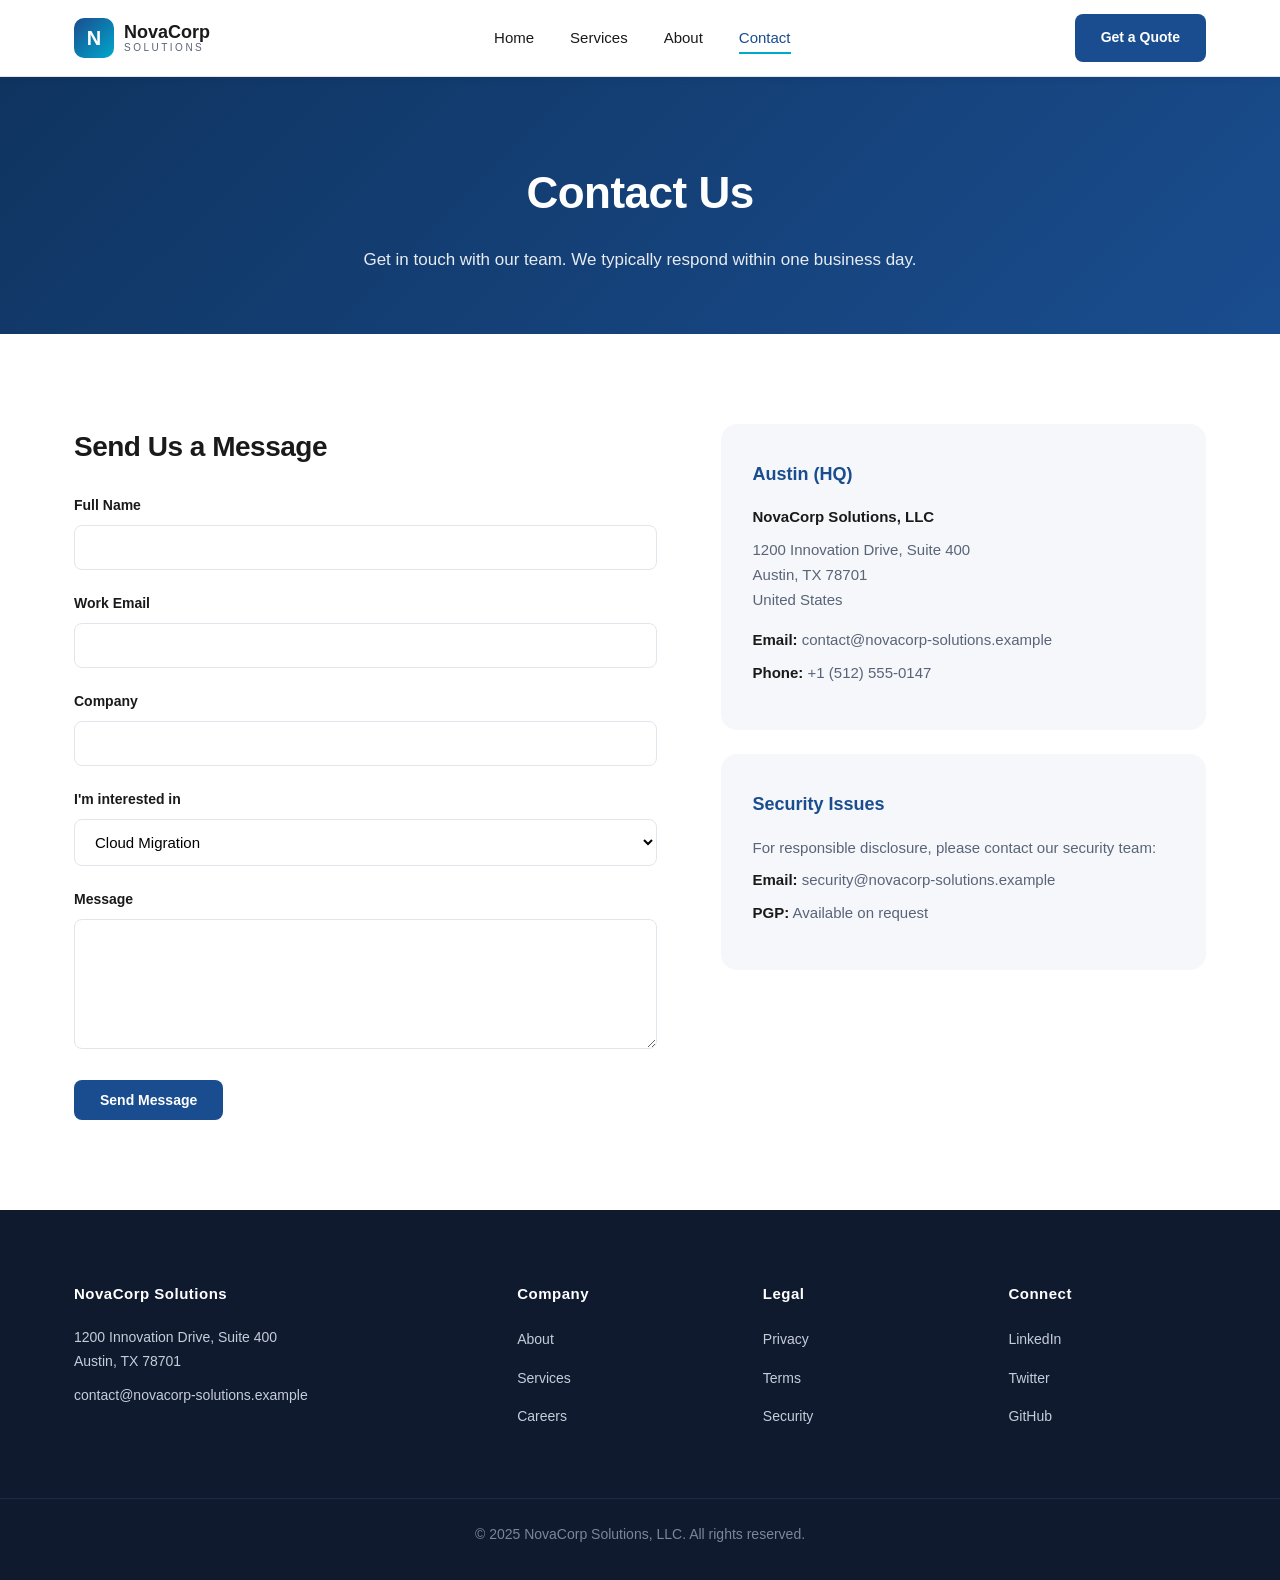
<file: contact.html>
<!DOCTYPE html>
<html lang="en">
<head>
    <meta charset="UTF-8">
    <meta name="viewport" content="width=device-width, initial-scale=1.0">
    <title>Contact | NovaCorp Solutions</title>
    <link rel="stylesheet" href="css/style.css">
</head>
<body>

<header class="site-header">
    <div class="container nav-wrap">
        <a href="index.html" class="logo">
            <span class="logo-mark">N</span>
            <span class="logo-text">NovaCorp<small>SOLUTIONS</small></span>
        </a>
        <nav><ul>
            <li><a href="index.html">Home</a></li>
            <li><a href="services.html">Services</a></li>
            <li><a href="about.html">About</a></li>
            <li><a href="contact.html" class="active">Contact</a></li>
        </ul></nav>
        <a href="contact.html" class="btn btn-primary">Get a Quote</a>
    </div>
</header>

<section class="page-header">
    <div class="container">
        <h1>Contact Us</h1>
        <p>Get in touch with our team. We typically respond within one business day.</p>
    </div>
</section>

<section class="section">
    <div class="container contact-grid">
        <div>
            <h2 style="font-size: 28px; margin-bottom: 24px; letter-spacing: -0.5px;">Send Us a Message</h2>
            <form id="contact-form">
                <div class="form-group">
                    <label for="name">Full Name</label>
                    <input type="text" id="name" name="name" required>
                </div>
                <div class="form-group">
                    <label for="email">Work Email</label>
                    <input type="email" id="email" name="email" required>
                </div>
                <div class="form-group">
                    <label for="company">Company</label>
                    <input type="text" id="company" name="company">
                </div>
                <div class="form-group">
                    <label for="interest">I'm interested in</label>
                    <select id="interest" name="interest">
                        <option>Cloud Migration</option>
                        <option>Cybersecurity</option>
                        <option>DevOps / Platform Engineering</option>
                        <option>Something else</option>
                    </select>
                </div>
                <div class="form-group">
                    <label for="message">Message</label>
                    <textarea id="message" name="message" rows="6" required></textarea>
                </div>
                <button type="submit" class="btn btn-primary">Send Message</button>
            </form>
        </div>
        <div>
            <div class="info-card">
                <h3>Austin (HQ)</h3>
                <p><strong>NovaCorp Solutions, LLC</strong></p>
                <p>1200 Innovation Drive, Suite 400<br>Austin, TX 78701<br>United States</p>
                <p style="margin-top: 16px;"><strong>Email:</strong> contact@novacorp-solutions.example</p>
                <p><strong>Phone:</strong> +1 (512) 555-0147</p>
            </div>
            <div class="info-card">
                <h3>Security Issues</h3>
                <p>For responsible disclosure, please contact our security team:</p>
                <p><strong>Email:</strong> security@novacorp-solutions.example</p>
                <p><strong>PGP:</strong> Available on request</p>
            </div>
            <!-- Internal: support ticket system at tickets.novacorp-solutions.example -->
        </div>
    </div>
</section>

<footer class="site-footer">
    <div class="container footer-grid">
        <div>
            <h4>NovaCorp Solutions</h4>
            <p>1200 Innovation Drive, Suite 400<br>Austin, TX 78701</p>
            <p>contact@novacorp-solutions.example</p>
        </div>
        <div>
            <h4>Company</h4>
            <ul>
                <li><a href="about.html">About</a></li>
                <li><a href="services.html">Services</a></li>
                <li><a href="contact.html">Careers</a></li>
            </ul>
        </div>
        <div>
            <h4>Legal</h4>
            <ul>
                <li><a href="#">Privacy</a></li>
                <li><a href="#">Terms</a></li>
                <li><a href="/.well-known/security.txt">Security</a></li>
            </ul>
        </div>
        <div>
            <h4>Connect</h4>
            <ul>
                <li><a href="#">LinkedIn</a></li>
                <li><a href="#">Twitter</a></li>
                <li><a href="#">GitHub</a></li>
            </ul>
        </div>
    </div>
    <div class="footer-bottom">
        <p>&copy; 2025 NovaCorp Solutions, LLC. All rights reserved.</p>
    </div>
</footer>

</body>
</html>
</file>
<file: css/style.css>
/* ============================================
   NovaCorp Solutions — Master Stylesheet
   ============================================ */

* { margin: 0; padding: 0; box-sizing: border-box; }

:root {
    --primary: #1a4d8f;
    --primary-dark: #0f3460;
    --accent: #00a8cc;
    --accent-light: #4fc3f7;
    --text: #1a1a1a;
    --muted: #5a6478;
    --bg-light: #f5f7fa;
    --bg-lighter: #fafbfd;
    --border: #e1e6ed;
    --white: #ffffff;
    --shadow-sm: 0 2px 8px rgba(15,26,46,0.06);
    --shadow-md: 0 12px 32px rgba(15,26,46,0.10);
    --shadow-lg: 0 20px 48px rgba(15,26,46,0.15);
}

html { scroll-behavior: smooth; }

body {
    font-family: -apple-system, BlinkMacSystemFont, "Segoe UI", Roboto, Helvetica, Arial, sans-serif;
    color: var(--text);
    line-height: 1.65;
    -webkit-font-smoothing: antialiased;
    background: var(--white);
}

img { max-width: 100%; display: block; }
a { color: var(--primary); }

.container {
    max-width: 1180px;
    margin: 0 auto;
    padding: 0 24px;
}

/* ============ HEADER ============ */
.site-header {
    background: var(--white);
    border-bottom: 1px solid var(--border);
    position: sticky;
    top: 0;
    z-index: 100;
    box-shadow: var(--shadow-sm);
}
.nav-wrap {
    display: flex;
    align-items: center;
    justify-content: space-between;
    height: 76px;
}
.logo {
    display: flex;
    align-items: center;
    gap: 10px;
    text-decoration: none;
    color: var(--text);
}
.logo-mark {
    width: 40px; height: 40px;
    background: linear-gradient(135deg, var(--primary), var(--accent));
    color: #fff;
    border-radius: 10px;
    display: grid; place-items: center;
    font-weight: 800; font-size: 20px;
}
.logo-text {
    font-weight: 700; font-size: 18px; line-height: 1.1;
}
.logo-text small {
    display: block; font-size: 10px; font-weight: 500;
    color: var(--muted); letter-spacing: 2.5px;
}
nav ul { display: flex; gap: 36px; list-style: none; }
nav a {
    text-decoration: none; color: var(--text);
    font-weight: 500; font-size: 15px;
    padding: 6px 0; transition: color 0.2s;
}
nav a:hover, nav a.active { color: var(--primary); }
nav a.active { border-bottom: 2px solid var(--accent); }

/* ============ BUTTONS ============ */
.btn {
    display: inline-block;
    padding: 12px 26px;
    border-radius: 8px;
    text-decoration: none;
    font-weight: 600;
    font-size: 14px;
    transition: all 0.2s;
    cursor: pointer;
    border: none;
    font-family: inherit;
}
.btn-primary { background: var(--primary); color: #fff; }
.btn-primary:hover { background: var(--primary-dark); }
.btn-outline {
    border: 1.5px solid var(--primary);
    color: var(--primary);
    background: transparent;
}
.btn-outline:hover { background: var(--primary); color: #fff; }
.btn-white { background: #fff; color: var(--primary); }
.btn-white:hover { background: #f0f4f9; }

/* ============ PAGE HERO (subpages) ============ */
.page-header {
    padding: 80px 0 60px;
    background: linear-gradient(135deg, var(--primary-dark) 0%, var(--primary) 100%);
    color: #fff;
    text-align: center;
}
.page-header h1 {
    font-size: 44px;
    font-weight: 800;
    margin-bottom: 16px;
    letter-spacing: -0.5px;
}
.page-header p {
    font-size: 17px;
    opacity: 0.9;
    max-width: 680px;
    margin: 0 auto;
}

/* ============ HOME HERO ============ */
.hero {
    position: relative;
    padding: 120px 0 130px;
    background:
        linear-gradient(135deg, rgba(15,26,46,0.88) 0%, rgba(26,77,143,0.82) 100%),
        url('https://images.unsplash.com/photo-1470071459604-3b5ec3a7fe05?w=1920&q=80') center/cover no-repeat;
    color: #fff;
    text-align: center;
}
.hero h1 {
    font-size: 54px;
    font-weight: 800;
    line-height: 1.12;
    max-width: 900px;
    margin: 0 auto 24px;
    letter-spacing: -1px;
}
.hero h1 span { color: var(--accent-light); }
.hero p {
    font-size: 19px;
    color: #d6dde8;
    max-width: 720px;
    margin: 0 auto 40px;
}
.hero-actions { display: flex; gap: 16px; justify-content: center; flex-wrap: wrap; }

/* ============ SECTIONS ============ */
.section { padding: 90px 0; }
.section-alt { background: var(--bg-light); }
.section-tight { padding: 60px 0; }

.section-title {
    font-size: 36px;
    font-weight: 800;
    text-align: center;
    margin-bottom: 16px;
    color: var(--text);
    letter-spacing: -0.5px;
}
.section-subtitle {
    text-align: center;
    color: var(--muted);
    font-size: 17px;
    max-width: 640px;
    margin: 0 auto 56px;
}

/* ============ CARDS / GRIDS ============ */
.grid-3 {
    display: grid;
    grid-template-columns: repeat(3, 1fr);
    gap: 28px;
}
.grid-4 {
    display: grid;
    grid-template-columns: repeat(4, 1fr);
    gap: 28px;
}
.grid-2 {
    display: grid;
    grid-template-columns: repeat(2, 1fr);
    gap: 40px;
}

.card {
    padding: 36px 28px;
    background: var(--white);
    border: 1px solid var(--border);
    border-radius: 14px;
    transition: all 0.25s;
}
.card:hover {
    transform: translateY(-4px);
    box-shadow: var(--shadow-md);
    border-color: transparent;
}
.card h3 { font-size: 20px; margin-bottom: 12px; color: var(--text); }
.card p { color: var(--muted); font-size: 15px; }

.card-icon {
    width: 54px; height: 54px;
    background: linear-gradient(135deg, var(--primary), var(--accent));
    border-radius: 12px;
    display: grid; place-items: center;
    margin-bottom: 22px;
    color: #fff;
}
.card-icon svg { width: 26px; height: 26px; }

/* ============ STATS BAR ============ */
.stats-bar {
    background: linear-gradient(135deg, var(--primary-dark) 0%, var(--primary) 100%);
    color: #fff;
    padding: 60px 0;
}
.stats-grid {
    display: grid;
    grid-template-columns: repeat(4, 1fr);
    gap: 40px;
    text-align: center;
}
.stat-num {
    font-size: 44px;
    font-weight: 800;
    color: var(--accent-light);
    letter-spacing: -1px;
}
.stat-label {
    font-size: 12px;
    opacity: 0.85;
    margin-top: 8px;
    letter-spacing: 2px;
    font-weight: 600;
}

/* ============ TRUST BAR ============ */
.trust { padding: 56px 0; background: var(--white); text-align: center; }
.trust-label {
    font-size: 12px;
    letter-spacing: 3px;
    color: var(--muted);
    text-transform: uppercase;
    margin-bottom: 32px;
    font-weight: 600;
}
.logos {
    display: flex;
    justify-content: center;
    gap: 60px;
    flex-wrap: wrap;
    align-items: center;
}
.logos span {
    font-weight: 800;
    font-size: 22px;
    color: #b8c1d1;
    letter-spacing: -0.5px;
}

/* ============ FEATURE ROW (image + text) ============ */
.feature-row {
    display: grid;
    grid-template-columns: 1fr 1fr;
    gap: 64px;
    align-items: center;
    padding: 80px 0;
}
.feature-row.reverse .feature-image { order: 2; }
.feature-image img {
    width: 100%;
    height: 420px;
    object-fit: cover;
    border-radius: 18px;
    box-shadow: var(--shadow-lg);
}
.feature-text h2 {
    font-size: 32px;
    margin-bottom: 20px;
    letter-spacing: -0.5px;
}
.feature-text p {
    color: var(--muted);
    font-size: 16px;
    margin-bottom: 16px;
}
.feature-text ul { list-style: none; margin-top: 24px; }
.feature-text li {
    padding-left: 30px;
    position: relative;
    margin-bottom: 12px;
    color: var(--text);
    font-size: 15px;
}
.feature-text li::before {
    content: "✓";
    position: absolute;
    left: 0;
    top: 0;
    width: 20px; height: 20px;
    background: var(--accent);
    color: #fff;
    border-radius: 50%;
    display: grid; place-items: center;
    font-size: 12px;
    font-weight: 700;
}

/* ============ NEWS CARDS ============ */
.news-card { padding: 0; overflow: hidden; }
.news-card img {
    width: 100%;
    height: 200px;
    object-fit: cover;
}
.news-card .news-body { padding: 28px; }
.news-tag {
    display: inline-block;
    font-size: 11px;
    color: var(--accent);
    text-transform: uppercase;
    letter-spacing: 1.5px;
    font-weight: 700;
    margin-bottom: 10px;
}
.news-card h3 { font-size: 19px; margin-bottom: 12px; line-height: 1.35; }
.news-card p { color: var(--muted); font-size: 14px; }

/* ============ TEAM ============ */
.team-grid {
    display: grid;
    grid-template-columns: repeat(3, 1fr);
    gap: 32px;
    margin-top: 48px;
}
.team-member {
    background: #fff;
    border: 1px solid var(--border);
    border-radius: 16px;
    overflow: hidden;
    text-align: center;
    transition: transform 0.25s, box-shadow 0.25s;
}
.team-member:hover {
    transform: translateY(-6px);
    box-shadow: var(--shadow-md);
}
.team-member img {
    width: 100%;
    height: 300px;
    object-fit: cover;
    background: var(--bg-light);
}
.team-member .info { padding: 26px 22px; }
.team-member h3 { font-size: 18px; margin-bottom: 4px; }
.team-member .role {
    color: var(--accent);
    font-size: 13px;
    font-weight: 700;
    margin-bottom: 14px;
    text-transform: uppercase;
    letter-spacing: 0.5px;
}
.team-member p { font-size: 14px; color: var(--muted); }

/* ============ TIMELINE ============ */
.timeline {
    position: relative;
    max-width: 820px;
    margin: 0 auto;
    padding: 40px 0;
}
.timeline::before {
    content: "";
    position: absolute;
    left: 50%;
    top: 0; bottom: 0;
    width: 2px;
    background: var(--border);
    transform: translateX(-50%);
}
.timeline-item {
    position: relative;
    width: 50%;
    padding: 0 48px 56px;
}
.timeline-item:nth-child(odd) { left: 0; text-align: right; }
.timeline-item:nth-child(even) { left: 50%; }
.timeline-item::before {
    content: "";
    position: absolute;
    width: 18px; height: 18px;
    background: var(--accent);
    border: 4px solid #fff;
    border-radius: 50%;
    top: 4px;
    box-shadow: 0 0 0 3px var(--accent);
    z-index: 1;
}
.timeline-item:nth-child(odd)::before { right: -9px; }
.timeline-item:nth-child(even)::before { left: -9px; }
.timeline-year {
    font-size: 26px;
    font-weight: 800;
    color: var(--primary);
    margin-bottom: 8px;
    letter-spacing: -0.5px;
}
.timeline-item p { color: var(--muted); font-size: 15px; }

/* ============ VALUES ============ */
.values-grid {
    display: grid;
    grid-template-columns: repeat(3, 1fr);
    gap: 32px;
    margin-top: 48px;
}
.value-card {
    padding: 36px 30px;
    background: var(--white);
    border-radius: 16px;
    border: 1px solid var(--border);
    border-top: 4px solid var(--accent);
    transition: transform 0.25s;
}
.value-card:hover { transform: translateY(-4px); }
.value-card h3 { font-size: 20px; margin-bottom: 12px; color: var(--primary); }
.value-card p { color: var(--muted); font-size: 15px; }

/* ============ SERVICE DETAIL ============ */
.service-detail { padding: 80px 0; border-bottom: 1px solid var(--border); }
.service-detail:last-of-type { border-bottom: none; }
.service-detail-grid {
    display: grid;
    grid-template-columns: 1fr 1fr;
    gap: 64px;
    align-items: center;
}
.service-detail.reverse .service-detail-grid > .service-image { order: -1; }
.service-detail h2 {
    font-size: 30px;
    margin-bottom: 20px;
    color: var(--text);
    letter-spacing: -0.5px;
}
.service-image img {
    width: 100%;
    height: 400px;
    object-fit: cover;
    border-radius: 18px;
    box-shadow: var(--shadow-lg);
}
.price-tag {
    display: inline-block;
    padding: 6px 16px;
    background: rgba(0,168,204,0.1);
    color: var(--accent);
    border-radius: 20px;
    font-size: 12px;
    font-weight: 700;
    margin-bottom: 20px;
    letter-spacing: 1px;
    text-transform: uppercase;
}
.check-list { list-style: none; margin-top: 28px; }
.check-list li {
    padding-left: 30px;
    position: relative;
    margin-bottom: 12px;
    font-size: 15px;
}
.check-list li::before {
    content: "✓";
    position: absolute;
    left: 0; top: 0;
    width: 20px; height: 20px;
    background: var(--accent);
    color: #fff;
    border-radius: 50%;
    display: grid; place-items: center;
    font-size: 12px;
    font-weight: 700;
}

/* ============ CTA BANNER ============ */
.cta-banner {
    background: linear-gradient(135deg, var(--primary-dark) 0%, var(--primary) 100%);
    color: #fff;
    padding: 80px 60px;
    text-align: center;
    border-radius: 24px;
    margin: 80px auto;
    max-width: 1100px;
}
.cta-banner h2 {
    font-size: 34px;
    margin-bottom: 16px;
    letter-spacing: -0.5px;
}
.cta-banner p {
    font-size: 17px;
    opacity: 0.9;
    margin-bottom: 32px;
    max-width: 560px;
    margin-left: auto;
    margin-right: auto;
}

/* ============ CONTACT ============ */
.contact-grid {
    display: grid;
    grid-template-columns: 1.2fr 1fr;
    gap: 64px;
    align-items: start;
}
.form-group { margin-bottom: 22px; }
.form-group label {
    display: block;
    margin-bottom: 8px;
    font-weight: 600;
    font-size: 14px;
    color: var(--text);
}
.form-group input,
.form-group textarea,
.form-group select {
    width: 100%;
    padding: 13px 16px;
    border: 1.5px solid var(--border);
    border-radius: 8px;
    font-size: 15px;
    font-family: inherit;
    transition: border-color 0.2s;
    background: #fff;
}
.form-group input:focus,
.form-group textarea:focus,
.form-group select:focus {
    outline: none;
    border-color: var(--accent);
}
.info-card {
    background: var(--bg-light);
    padding: 36px 32px;
    border-radius: 16px;
    margin-bottom: 24px;
}
.info-card h3 {
    font-size: 18px;
    margin-bottom: 16px;
    color: var(--primary);
}
.info-card p {
    color: var(--muted);
    font-size: 15px;
    margin-bottom: 8px;
}
.info-card strong { color: var(--text); }

/* ============ FOOTER ============ */
.site-footer {
    background: #0f1a2e;
    color: #c5cddb;
    padding: 72px 0 0;
    margin-top: 0;
}
.footer-grid {
    display: grid;
    grid-template-columns: 2fr 1fr 1fr 1fr;
    gap: 48px;
    padding-bottom: 56px;
}
.site-footer h4 {
    color: #fff;
    margin-bottom: 20px;
    font-size: 15px;
    font-weight: 700;
    letter-spacing: 0.5px;
}
.site-footer ul { list-style: none; }
.site-footer li { margin-bottom: 12px; }
.site-footer a {
    color: #c5cddb;
    text-decoration: none;
    font-size: 14px;
    transition: color 0.2s;
}
.site-footer a:hover { color: #fff; }
.site-footer p { font-size: 14px; margin-bottom: 10px; line-height: 1.7; }
.footer-bottom {
    border-top: 1px solid #1e2b44;
    padding: 24px 0;
    text-align: center;
    font-size: 13px;
    color: #7a869b;
}

/* ============ RESPONSIVE ============ */
@media (max-width: 968px) {
    .grid-3, .grid-4, .values-grid, .team-grid { grid-template-columns: repeat(2, 1fr); }
    .stats-grid { grid-template-columns: repeat(2, 1fr); }
    .footer-grid { grid-template-columns: 1fr 1fr; }
    .feature-row, .service-detail-grid, .contact-grid {
        grid-template-columns: 1fr;
        gap: 40px;
    }
    .feature-row.reverse .feature-image { order: 0; }
    .service-detail.reverse .service-detail-grid > .service-image { order: 0; }
    .feature-image img, .service-image img { height: 320px; }
    .hero h1 { font-size: 38px; }
    .page-header h1 { font-size: 32px; }
    .section-title { font-size: 28px; }
    .timeline::before { left: 20px; }
    .timeline-item {
        width: 100%;
        left: 0 !important;
        text-align: left !important;
        padding-left: 56px;
        padding-right: 0;
    }
    .timeline-item::before { left: 12px !important; right: auto !important; }
    .cta-banner { padding: 56px 32px; margin: 60px 24px; }
    nav ul { display: none; }
}
@media (max-width: 600px) {
    .grid-3, .grid-4, .values-grid, .team-grid, .stats-grid { grid-template-columns: 1fr; }
    .footer-grid { grid-template-columns: 1fr; }
    .hero { padding: 80px 0 90px; }
    .hero h1 { font-size: 30px; }
    .hero p { font-size: 16px; }
    .section { padding: 60px 0; }
    .logos { gap: 32px; }
    .logos span { font-size: 18px; }
}
</file>
